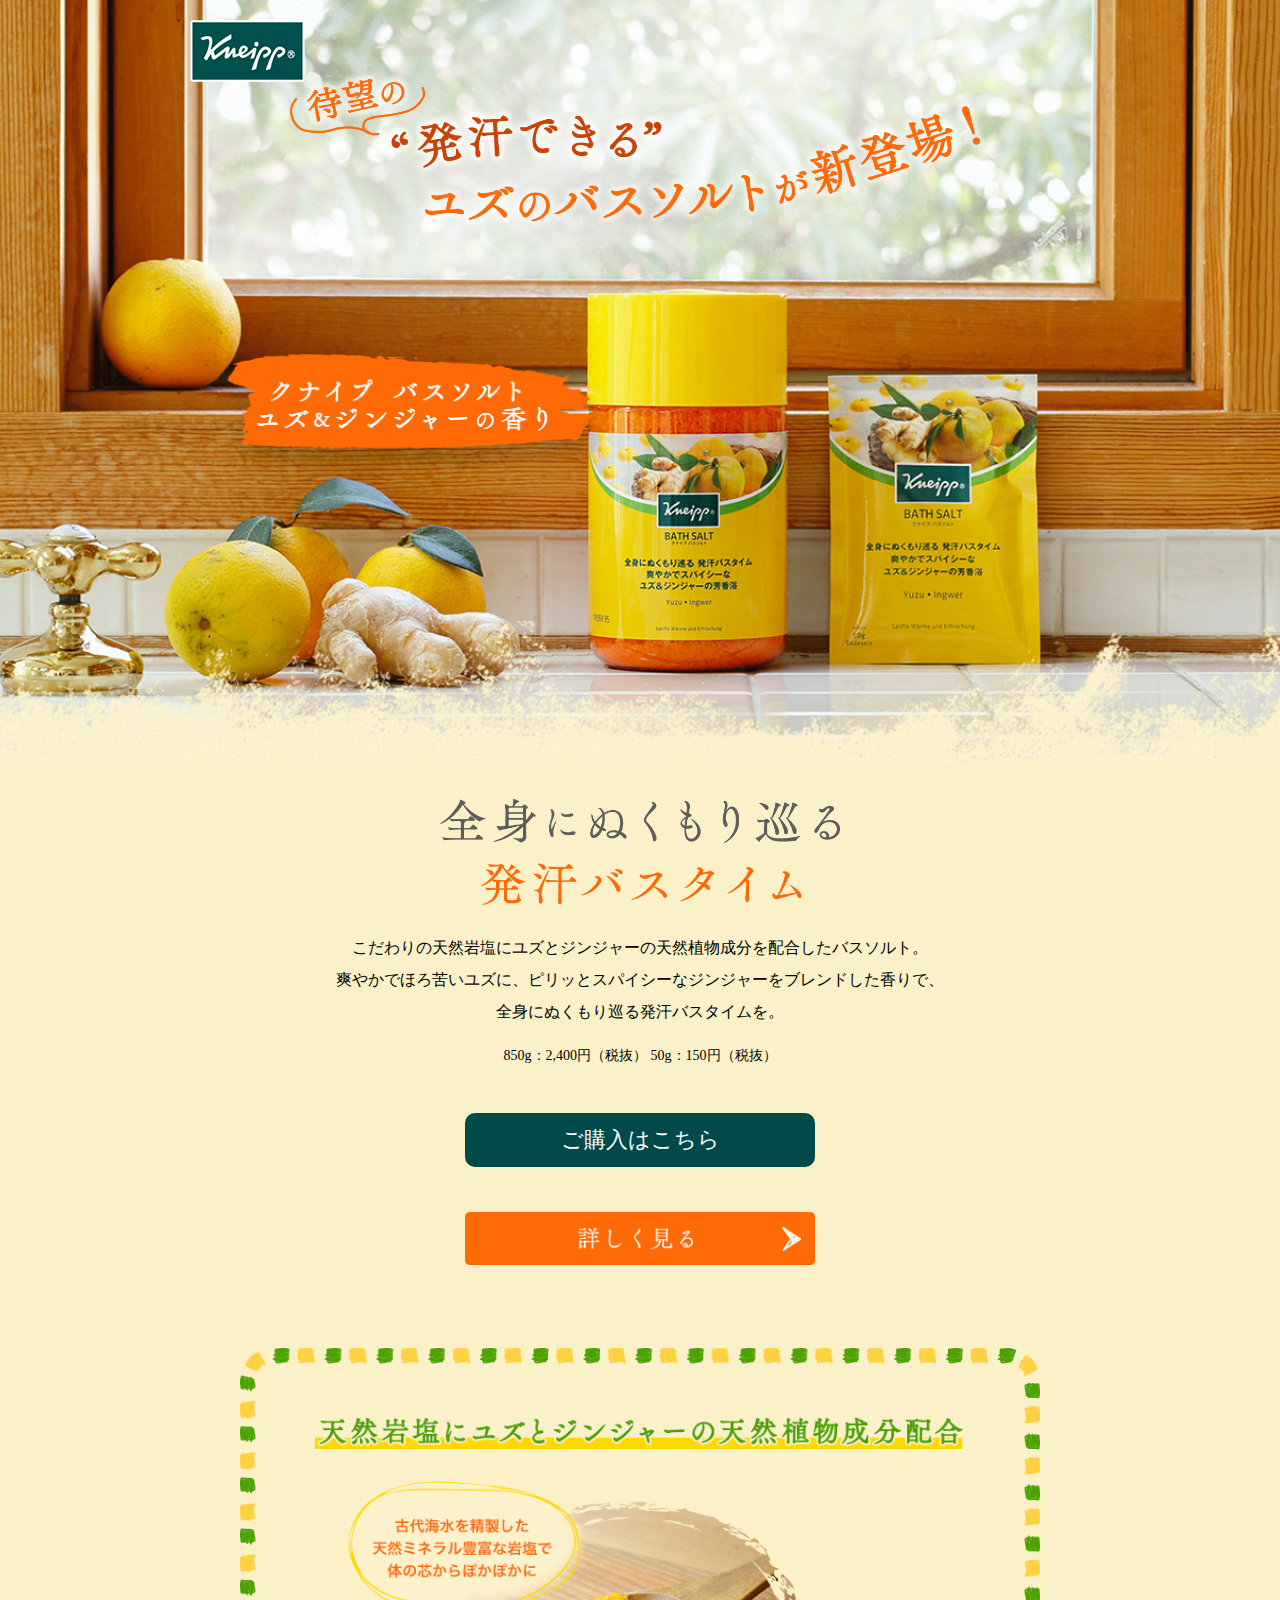
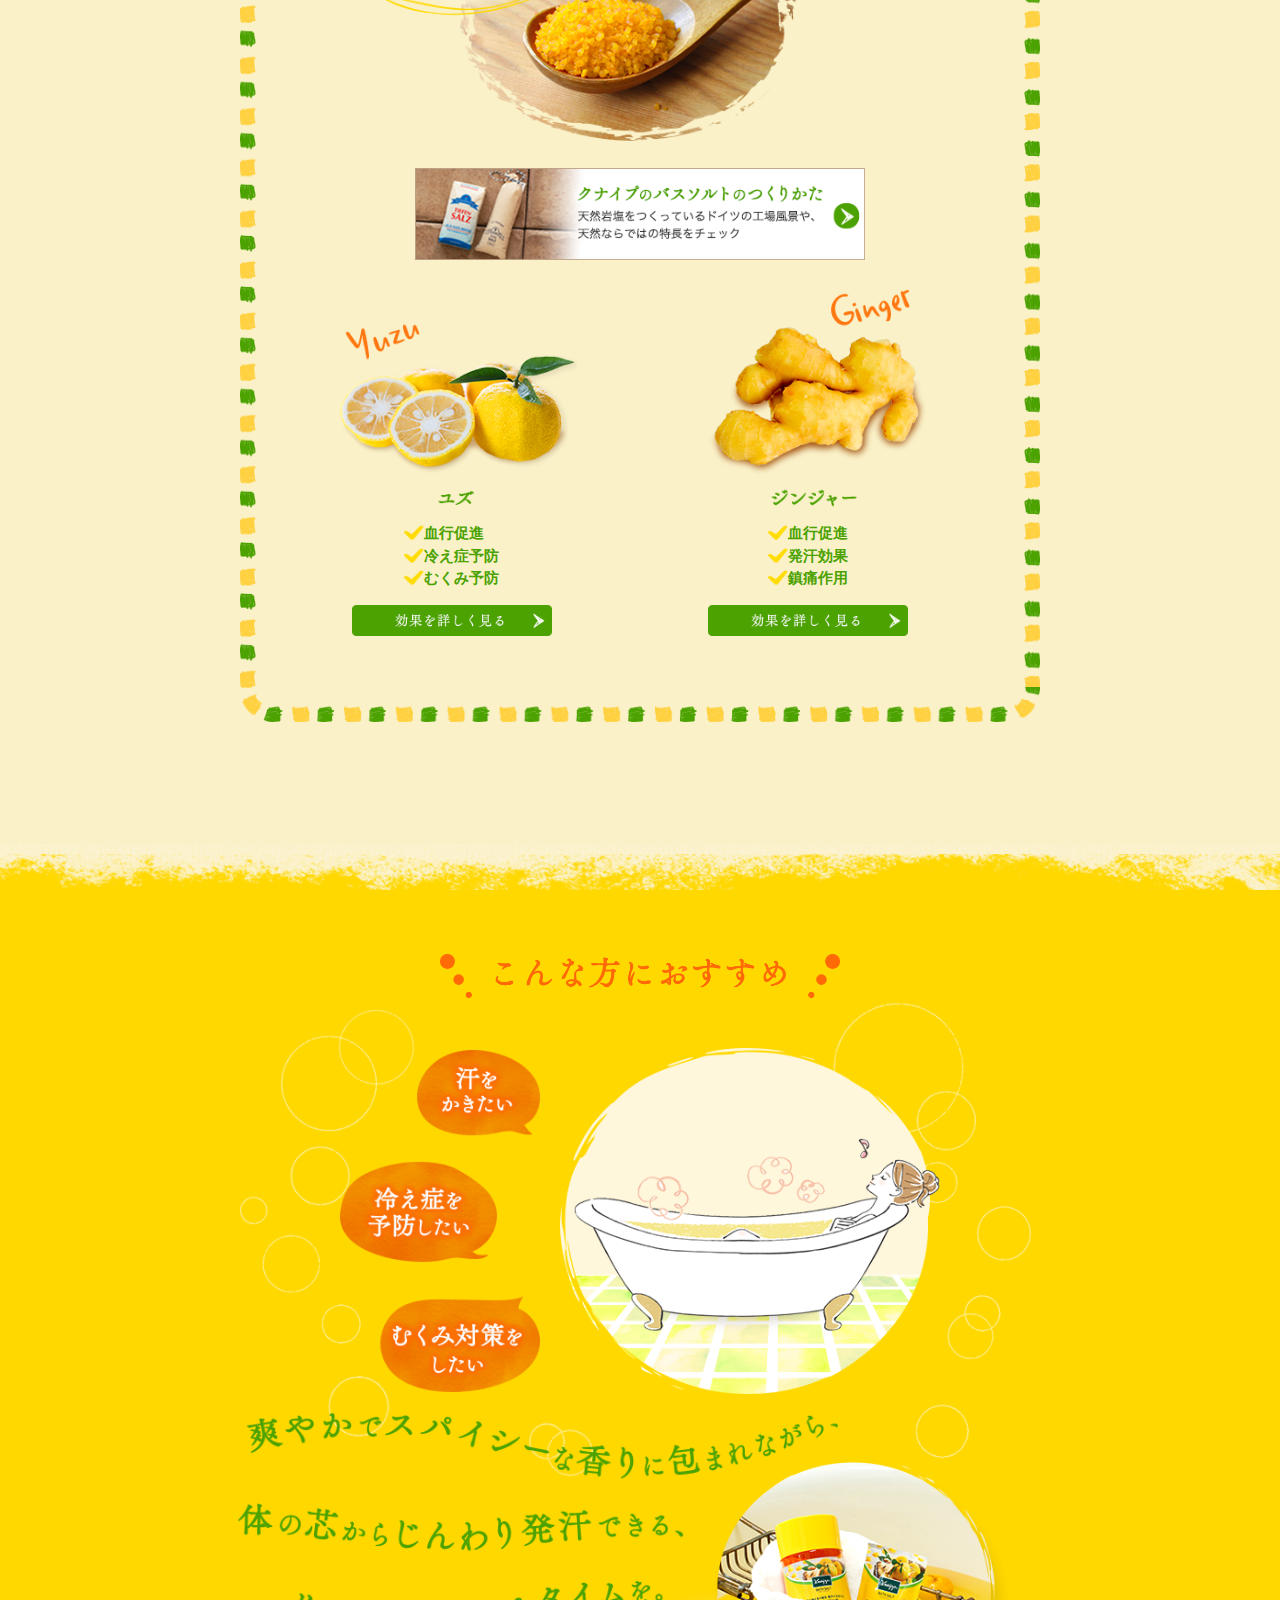
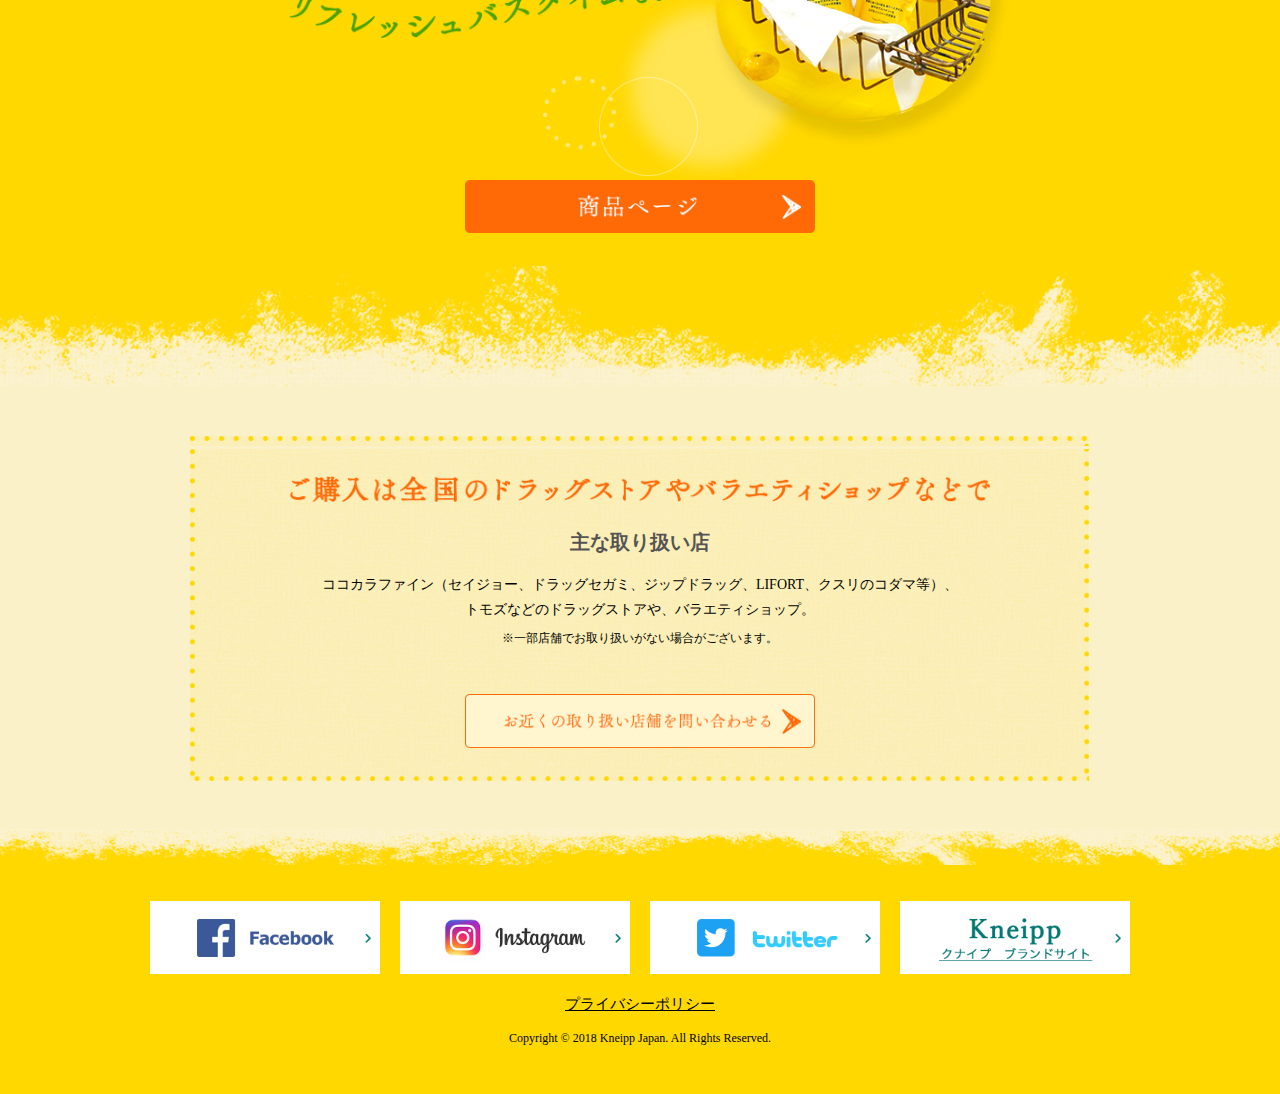
<file: index.html>
<!DOCTYPE html>
<html lang="ja">
<head>
    <meta charset="UTF-8">
    <meta name="viewport" content="width=device-width, initial-scale=1.0">
    <title>バスソルト紹介サイト 模写</title>
    
    <link rel="stylesheet" href="./assets/css/reset.css">
    <link rel="stylesheet" href="./assets/css/desktop.css" media="(min-width:826px)">
<!--                                ファビコン ここに画像名 -->
    <!-- <link rel="shortcut icon" href="icon.ico" type="image/x-icon"> -->
    <link rel="stylesheet" href="./assets/css/mobile.css" media="(max-width:825px)">

    <link href="https://fonts.googleapis.com/css2?family=Noto+Sans+JP&family=Noto+Serif+JP&display=swap" rel="stylesheet">
</head>
<body>

    <header class="flex-col vw ">
        <div class="headre-all">

            <div class="logo flex-r ">
                <a href="./company_site.html">
                    <img src="./assets/img/logo.png" alt="クナイプ 会社ロゴ" class="logo-img">
                </a>
            </div>

            <div class="header-text-item flex-col">
                
                <div class="header-text-new pc-flex-cen">
                    <img src="./assets/img/img1_pc.png" alt="待望の“発汗できる”ユズのバスソルトが新登場！" class="pc">

                    <img src="./assets/img/img1_sp.png" alt="待望の“発汗できる”ユズのバスソルトが新登場！" class="sp">
                </div>

                <div class="header-text-scent pc-flex-l">
                    <img src="./assets/img/img2.png" alt="クナイプ バスソルト ユズ＆ジンジャーの香り">
                </div>
            </div>
        </div>
    </header>

    <main class="main flex-col pc-flex-col">
        <section class="net-shop-all flex-col pc-flex-col">

            <img src="./assets/img/img3.png" alt="全身にぬくもり巡る発汗バスタイム" class="net-shop-text-img">

            <p class="net-shop-text">こだわりの天然岩塩にユズとジンジャーの<br class="sp">天然植物成分を配合したバスソルト。<br>
                爽やかでほろ苦いユズに、<br class="sp">ピリッとスパイシーなジンジャーをブレンドした香りで、<br>
                全身にぬくもり巡る発汗バスタイムを。</p>

            <p class="net-shop-price">850g：2,400円（税抜） 50g：150円（税抜）</p>

            <a href="./company_site.html" class="net-shop-button">ご購入はこちら</a>

            <a href="./company_site.html"><img src="./assets/img/net_shop_btn.png" alt="詳しく見る" class="net-shop-button-img"></a>
            
        </section>

        <section class="component flex-cen vw pc-flex-col">
            <div class="component-decoration flex-col">
                <div class="component-top flex-col pc-flex-col">
                    <div class="component-top-pc pc-flex-col">
                        <img src="./assets/img/img4_pc.png" alt="天然岩塩にユズとジンジャーの天然植物成分配合" class="component-top-pc-text-img">
                        <img src="./assets/img/img5_pc.png" alt="古代海水を精製した天然ミネラル豊富な岩塩で体の芯からぽかぽかに" class="component-top-pc-img">
                    </div>

                    <div class="component-top-sp flex-col">
                        <img src="./assets/img/img4_sp.png" alt="天然岩塩にユズとジンジャーの天然植物成分配合" class="component-top-sp-text-img">
                        <img src="./assets/img/img5_sp.png" alt="古代海水を精製した天然ミネラル豊富な岩塩で体の芯からぽかぽかに" class="component-top-sp-img">
                    </div>

                    <img src="./assets/img/tag.png" alt="クナイプのバスソルトのつくりかた 天然岩塩をつくっているドイツの工場風景や、天然ならではの特長をチェック" class="component-top-tag">
                </div>

                <div class="component-bottom flex-col">
                    <div class="citrus flex-cen pc-flex-col">
                        <img src="./assets/img/img6.png" alt="ユズ" class="citrus-img">

                        <div class="citrus-item flex-col pc-flex-col">
                            <ul class="citrus-text">
                                <li>血行促進</li>
                                <li>冷え症予防</li>
                                <li>むくみ予防</li>
                            </ul>
                            <a href="./company_site.html">
                                <img src="./assets/img/component_btn.png" alt="効果を詳しく見る" class="citrus-tag">
                            </a>
                        </div>
                    </div>
                    
                    <div class="citrus flex-cen pc-flex-col">
                        <img src="./assets/img/img7.png" alt="ジンジャー" class="citrus-img">
                        
                        <div class="citrus-item flex-col pc-flex-col">
                            <ul class="citrus-text flex-col">
                                <li>血行促進</li>
                                <li>発汗効果</li>
                                <li>鎮痛作用</li>
                            </ul>
                            <a href="./company_site.html">
                                <img src="./assets/img/component_btn.png" alt="効果を詳しく見る" class="citrus-tag">
                            </a>
                        </div>
                        
                    </div>
                </div>
            </div>
        </section>

        <section class="usage flex-col vw pc-flex-col">
            <div class="usage-decoration flex-col pc-flex-col">

                <img src="./assets/img/img9.png" alt="こんな方におすすめ" class="usage-top-text-img">

                <div class="bath flex-cen pc-flex-cen">
                    <img src="./assets/img/img11_pc.png" alt="汗をかきたい／冷え症を予防したい／むくみ対策をしたい" class="pc">

                    <img src="./assets/img/img11_sp.png" alt="汗をかきたい／冷え症を予防したい／むくみ対策をしたい" class="sp">

                    <img src="./assets/img/img10.png" alt="バスタイム" class="bath-time-img">

                </div>

                <div class="bath-item flex-col pc-flex-cen">
                    <img src="./assets/img/img13_pc.png" alt="爽やかでスパイシーな香りに包まれながら、体の芯からじんわり発汗できる、リフレッシュバスタイムを。" class="pc">

                    <img src="./assets/img/img12.png" alt="商品画像" class="goods-img">


                    <img src="./assets/img/img13_sp.png" alt="爽やかでスパイシーな香りに包まれながら、体の芯からじんわり発汗できる、リフレッシュバスタイムを。" class="sp">
                </div>

                <a href="./company_site.html">
                    <img src="./assets/img/usage_btn.png" alt="商品ページ" class="goods-button">
                </a>
            </div>
        </section>

        <section class="shop flex-col vw pc-flex-col">
            <div class="shop-all-item flex-col pc-flex-col">
                <img src="./assets/img/img15_pc.png" alt="ご購入は全国のドラッグストアやバラエティショップなどで" class="pc">
                
                <img src="./assets/img/img15_sp.png" alt="ご購入は全国のドラッグストアやバラエティショップなどで" class="sp">

                <h3 class="shop-title">主な取り扱い店</h3>
                
                <p class="shop-text">ココカラファイン（セイジョー、ドラッグセガミ、ジップドラッグ、LIFORT、クスリのコダマ等）、<br class="pc">
                    トモズなどのドラッグストアや、バラエティショップ。</p>
                
                <p class="shop-attention">※一部店舗でお取り扱いがない場合がございます。</p>

                <a href="./company_site.html">
                    <img src="./assets/img/shop_btn.png" alt="お近くの取扱い店舗を問い合わせる" class="shop-button">
                </a>
            </div>
        </section>
    </main>

    <footer class="footer flex-col"> 
        <div class="footer-decoration flex-col pc-flex-col">
            <div class="footer-all-item flex-col pc-flex-cen">

                <div class="footer-item flex-cen pc-flex-cen">
                    <a href="./company_site.html">
                        <img src="./assets/img/img17.png" alt="facebook" class="footer-tag">
                    </a>

                    <a href="./company_site.html">
                        <img src="./assets/img/img18.png" alt="Instagram" class="footer-tag">
                    </a>
                </div>

                <div class="footer-item flex-cen pc-flex-cen">
                    <a href="./company_site.html">
                        <img src="./assets/img/img19.png" alt="twitter" class="footer-tag">
                    </a>

                    <a href="./company_site.html">
                        <img src="./assets/img/img20.png" alt="クナイプ ブランドサイト" class="footer-tag">
                    </a>
                </div>

            </div>

            <a href="./company_site.html" class="footer-privacy">プライバシーポリシー</a>

            <p class="footer-copyright">Copyright © 2018 Kneipp Japan. All Rights Reserved.</p>
        </div>
    </footer>
    
</body>
</html>
</file>
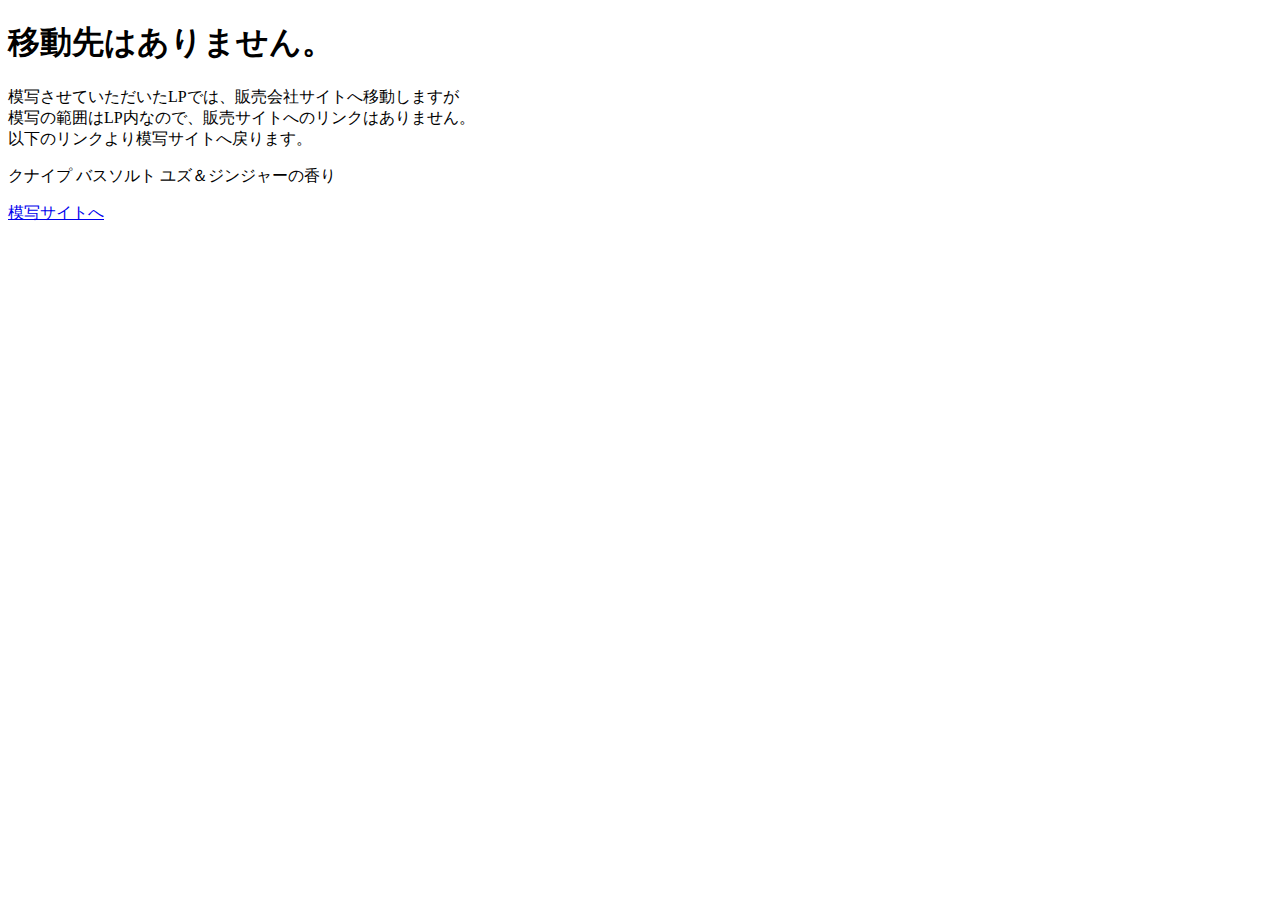
<file: company_site.html>
<!DOCTYPE html>
<html lang="ja">
<head>
    <meta charset="UTF-8">
    <meta name="viewport" content="width=device-width, initial-scale=1.0">
    <title>company site</title>
</head>
<body>
    <h1>移動先はありません。</h1>
    <p>模写させていただいたLPでは、販売会社サイトへ移動しますが<br>
    模写の範囲はLP内なので、販売サイトへのリンクはありません。<br>
以下のリンクより模写サイトへ戻ります。</p>

        <p>クナイプ バスソルト ユズ＆ジンジャーの香り</p>
    <a href="./index.html">模写サイトへ</a>
    
</body>
</html>
</file>
<file: assets/css/desktop.css>
.vw {
    width: 100vw;
}

.pc-flex-cen {
    display: flex;
    justify-content: center;
    align-items: center;
}

.pc-flex-l {
    display: flex;
    justify-content: flex-start;
    align-items: center;
}

.pc-flex-col {
    display: flex;
    justify-content: center;
    align-items: center;
    flex-direction: column;
}

.sp , .component-top-sp {
    display: none;
}



/* -----------------ここから---------------------- */

body {
    background-color: #FAF1C8;
    margin: 0 auto;
    /* min-width: 1200px; */
}



/* アイテムをブラウザサイズで変動させたくない場合はpx指定でoverflow: hidden;？ */
/* デスクトップ版はアイテムに対してemを使わないほうがいいかも */
/* -----------------header---------------------- */

header {
    background-image: url("../img/top_pc.jpg");
    background-repeat: no-repeat;
    background-position: center;
    background-size: 1700px;
    position: relative;
    min-height: 763px;
    padding-top: 0vh;
    overflow: hidden;
}
header::after {
    position: absolute;
    content: "";
    background-image: url("../img/top_bottom.png");
    background-repeat: no-repeat;
    background-position: bottom;
    /* px指定でウインドウサイズが変わっても背景画像が動かなくなった */
    background-size: 1700px;
    width: 100%;
    /* 高さ指定で下部固定になった */
    height: 132vh;
    bottom: -2vh;
    overflow: hidden;
}

.headre-all{
    /* widthをpx指定で背景画像が参考サイトと同じようになった */
    width: 900px;
    margin: 0 auto;
    overflow: hidden;

}

.logo-img {
    margin: 20px 0 0;
    /* position: relative;
    top: 0;
    left: 0; */
}

.header-text-new > .pc {
    width: 700px;
    position: relative;
    top: -1em;
}

.header-text-scent > img {
    width: 400px;
    padding-left: 20px;
    padding-top: 100px;

}




/* -----------------net-shop---------------------- */
.net-shop-all {
    width: 650px;
    /* background-color: rgba(25, 0, 255, 0.37); */
}

.net-shop-text-img {
    width: 400px;
    padding-top: 4vh;
}

.net-shop-text {
    width: 100%;
    padding-top: 3vh;
    text-align: center;
    line-height: 2em;
}

.net-shop-price {
    font-size: 14px;
    padding: 1.5em 0 2em;

}

.net-shop-button {
    text-decoration: none;
    color: #ffffff;
    font-size: 1.4rem;
    text-align: center;
    background-color: #004b4a;
    padding: .7em 0;
    width: 350px;
    border-radius: 10px;
    margin: 1em 1.5em 2em;
    position: relative;
    transition: all ease-in .5s;
}
.net-shop-button:hover {
    background-color: #376C63;
}

.net-shop-button-img {
    width: 350px;
    padding-bottom: 5em;
    transition: all ease-in .5s;
}





/* -----------------component---------------------- */
.component {
    width: 800px;
    /* background-color: darkcyan; */
    background-image: url("../img/dot_top_pc.png");
    background-repeat: no-repeat;
    background-size: 100%;
    position: relative;
}
.component::after {
    position: absolute;
    content: "";
    display: block;
    background-image: url("../img/download.png");
    background-repeat: no-repeat;
    background-size: 100%;
    width: 800px;
    height: 57px;
    /* vh指定で画像が動かなくなった */
    bottom: -90px;
}

.component-decoration {
    width: 800px;
    background-image: url("../img/dot1_pc.png");
    background-size: 100%;
    position: relative;
    /* vh指定で画像が動かなくなった */
    top: 35px;
}

.component-top-pc-text-img {
    width: 650px;
    padding-top: 2em;
}

.component-top-pc-img {
    width: 600px;
    padding-top: 2em;
}

.component-top-tag {
    width: 450px;
    padding-top: 1em;
}

/* colじゃなくて space-evenlyだった */
.component-bottom {
    display: flex;
    justify-content: space-evenly;
    align-items: center;
}

.citrus {
    padding: 20px 0 50px;
    margin-right: 20px;
}

.citrus-img {
    width: 250px;
    margin-bottom: 10px;
}

.citrus-tag{
    width: 200px;
}



.citrus-text {
    list-style: none;
    margin-bottom: 15px;
}

.citrus-text > li {
    color: #4BA200;
    font-weight: bold;
    font-size: 15px;
    line-height: 1.5em;
    background: url("../img/img6_check.png") left 0px top 3px no-repeat;;
    background-size: 1.3em;
    /* padding-leftでチェックアイテムが左に寄った */
    padding-left: 20px;
}



/* -----------------usage---------------------- */
.usage {
    margin-top: 200px;
    background-color: #FFD800;

    position: relative;
}
.usage::before {
    position: absolute;
    content: "";
    background-image: url("../img/img16_top.png");
    background-size: 1700px;
    width: 100vw;
    height: 5vh;
    top: -1vh;
    overflow: hidden;
}

.usage-decoration {
    width: 800px;
    background-image: url("../img/back_graound_pc.png");
    background-repeat: no-repeat;
    background-size: 100%;
    background-position: center;
    /* background-color: darkcyan; */
}

.usage-top-text-img {
    padding-top: 100px;
    width: 400px;
}

.bath {
    padding: 50px 0;
}

.bath > .pc {
    width: 200px;
    margin-right: 20px;
}

.bath-time-img {
    width: 380px;
}



.bath-item {
    padding-top: 50px;
}

.goods-img {
    width: 300px;
    position: relative;
    right: 5em;
    top: -2em;
}

.bath-item > .pc {
    width: 600px;
    position: relative;
    top: -7em;
    left: 3em;
}

.goods-button {
    width: 350px;
    padding-bottom: 150px;
}






/* -----------------shop---------------------- */
.shop {
    position: relative;

}
.shop::before {
    position: absolute;
    content: "";
    height: 120px;
    /* background-color: rgba(184, 135, 11, 0.39); */
    background-image: url("../img/top_bottom.png");
    background-repeat: no-repeat;
    background-position: top;
    background-size: 1500px;
    width: 100vw;
    top: -120px;
    overflow: hidden;
}

.shop-all-item {
    width: 900px;
    background-image: url("../img/back_graund2_pc.png");
    background-size: 100%;
    background-repeat: no-repeat;
    /* position指定で背景画像のborderがでてきた */
    background-position: center bottom;
    margin: 50px 0 ;
    /* padding-bottom: 1em; */
    position: relative;
}
.shop-all-item::before {
    position: absolute;
    content: "";
    background-image: url("../img/border_pc.png");
    background-repeat: no-repeat;
    background-size: 100%;
    width: 100%;
    height: 50px;
    top: 0px;
}

.shop-all-item > .pc {
    padding-top: 40px;
    width: 700px;
} 

.shop-title {
    font-size: 20px;
    color: #545454;
    font-weight: bold;
    padding: 30px 0 20px;
}

.shop-text {
    font-size: 14px;
    padding-bottom: 10px;
    line-height: 25px;
    text-align: center;
}

.shop-attention {
    font-size: 12px;
    padding-bottom: 50px;

}

.shop-button {
    width: 350px;
    padding-bottom: 30px;
}





/* -----------------footer---------------------- */
.footer {
    background-color: #ffd800;
    position: relative;
}
.footer::before {
    position: absolute;
    content: "";
    background-image: url("../img/img16.png");
    background-repeat: no-repeat;
    background-size: 100%;
    width: 100%;
    height: 4vh;
    top: -.2vh;
}

.footer-all-item {
    width: 800px;
    padding: 70px 0 0;
    /* background-color: darkmagenta; */
}

.footer-tag {
    width: 230px;
    padding: 0 10px;
}

.footer-privacy {
    font-size: 15px;
    color: #000000;
    padding: 20px;
}

.footer-copyright {
    font-size: 12px;
    padding-bottom: 50px;
}
</file>
<file: assets/css/mobile.css>
.vw {
    width: 100vw;
}

/* sp */
.flex-cen {
    display: flex;
    justify-content: center;
    align-items: center;
}

.flex-r {
    display: flex;
    justify-content: flex-end;
    align-items: center;
}

.flex-l {
    display: flex;
    justify-content: flex-start;
    align-items: center;
}

.flex-col {
    display: flex;
    justify-content: center;
    align-items: center;
    flex-direction: column;
}

.pc , .component-top-pc {
    display: none;
}



/* -----------------ここから---------------------- */

body {
    background-color: #FAF1C8;
}



/* -----------------header---------------------- */

header {
    background-image: url("../img/top_sp.jpg");
    background-repeat: no-repeat;
    background-size: 100vw;
    position: relative;
}
header::after {
    position: absolute;
    content: "";
    background-image: url("../img/top_bottom.png");
    background-repeat: no-repeat;
    background-position: cover;
    background-size: 80vh;
    width: 100%;
    height: 24vh;
    bottom: -18vh;
    /* background-color: rgba(165, 42, 42, 0.219); */

}

.headre-all {
    width: 95vw;
    /* headerではなく.header-allに指定したことでアイテムがレイアウト通りの配置になった */
    min-height: 124vw;
}

.logo-img {
    width: 18vw;
    margin-top: 10px;
}

.header-text-new > img {
    width: 80vw;
    position: relative;
    top: -3vh;
}

.header-text-scent > img {
    width: 75vw;
    /* %指定で親要素内に留まって縮小になった */
    margin-top: 65%;
} 




/* -----------------net shop---------------------- */
.net-shop-all {
    width: 90vw;
    margin-top: 40px;
}

.net-shop-text-img {
    width: 70vw;
    padding: 25px;
}

.net-shop-text {
    font-size: .7em;
    text-align: center;
    line-height: 1.8em;
    padding-bottom: 25px;
}

.net-shop-price {
    font-size: .2em;
    padding-bottom: 20px;
}

.net-shop-button {
    text-decoration: none;
    color: #ffffff;
    font-size: 1rem;
    text-align: center;
    background-color: #004b4a;
    padding: .9em 0;
    width: 75vw;
    border-radius: 10px;
    margin-bottom: 20px;
    position: relative;
}

.net-shop-button-img {
    width: 75vw;
    padding-bottom: 60px;
}





/* -----------------component---------------------- */
.component {
    width: 90vw;
    /* background-color: darkcyan; */
    background-image: url("../img/dot_to_sp.png");
    background-repeat: no-repeat;
    background-size: 100%;
    position: relative;
}
.component::after {
    position: absolute;
    content: "";
    display: block;
    background-image: url("../img/img8.png");
    background-repeat: no-repeat;
    background-size: 100%;
    width: 90vw;
    height: 5vh;
    /* vh指定で画像が動かなくなった */
    bottom: -7vh;
}

.component-decoration {
    width: 90vw;
    background-image: url("../img/dot_sp.png");
    background-size: 100%;
    position: relative;
    /* vh指定で画像が動かなくなった */
    top: 7vw;
}


.component-top-sp-text-img , .component-top-sp-img , .component-top-tag {
    width: 75vw;
    padding-top: .5em;
}

.component-top-sp-img {
    padding-top: 1em;
}

.citrus {
    padding: 1.5em 0em;
}

.citrus-img {
    width: 40vw;
    margin-right: 10px;
}

.citrus-tag{
    width: 35vw;
}



.citrus-text {
    list-style: none;
    margin-bottom: .4em;
}

.citrus-text > li {
    color: #4BA200;
    font-weight: bold;
    font-size: .8em;
    line-height: 1.5em;
    background: url("../img/img6_check.png") left 0px top 3px no-repeat;;
    background-size: 1.3em;
    /* padding-leftでチェックアイテムが左に寄った */
    padding-left: 20px;
}




/* -----------------usage---------------------- */
.usage {
    margin-top: 15vh;
    background-color: #FFD800;
    background-image: url("../img/back_graound_sp.png");
    background-repeat: no-repeat;
    background-size: 100%;
    position: relative;
}
.usage::before {
    position: absolute;
    content: "";
    background-image: url("../img/img16_top.png");
    width: 100%;
    height: 5vh;
    top: -1vh;
}

.usage-decoration {
    width: 90vw;
    /* background-color: darkcyan; */
}

.usage-top-text-img {
    padding-top: 7vh;
    width: 70vw;
}

.bath > .sp {
    width: 33vw;
    position: relative;
    z-index: 1;
    top: -1vh;
}

.bath-time-img {
    width: 62vw;
    padding-top: 7vh;
    position: relative;
    right: 2vw;
}

.goods-img {
    width: 50vw;
    position: relative;
    z-index: 1;
    left: -10vw;
    top: -5vh;
}

.bath-item > .sp {
    width: 80vw;
    position: relative;
    top: -5vh;
}

.goods-button {
    width: 75vw;
    position: relative;
    top: -2vh;
    padding-bottom: 5vh;
}




/* -----------------shop---------------------- */
.shop {
    position: relative;

}
.shop::before {
    position: absolute;
    content: "";
    width: 100%;
    height: 5vh;
    /* background-color: rgba(184, 135, 11, 0.39); */
    background-image: url("../img/top_bottom.png");
    background-repeat: no-repeat;
    background-size: 100%;
    top: -4vh;
}

.shop-all-item {
    width: 90vw;
    background-image: url("../img/back_graund2_sp.png");
    background-size: 100%;
    background-repeat: no-repeat;
    /* position指定で背景画像のborderがでてきた */
    background-position: center bottom;
    margin: 6vh 0 6vh;
    /* padding-bottom: 1em; */
    position: relative;
}
.shop-all-item::before {
    position: absolute;
    content: "";
    background-image: url("../img/border_sp.png");
    background-repeat: no-repeat;
    background-size: 100%;
    width: 100%;
    height: 5vh;
    top: 0vh;
}

.shop-all-item > .sp {
    padding-top: 4vh;
    width: 65vw;
} 

.shop-title {
    font-size: .8em;
    padding-top: 3vh;
}

.shop-text {
    font-size: .3em;
    margin: 3vh 3vh 2vh;
    line-height: 2.5vh;
}

.shop-attention {
    font-size: .3em;
    padding-bottom: 2.5vh;

}

.shop-button {
    width: 70vw;
    padding-bottom: 2.5vh;
}




/* -----------------footer---------------------- */
.footer {
    background-color: #ffd800;
    position: relative;
}
.footer::before {
    position: absolute;
    content: "";
    background-image: url("../img/img16.png");
    background-repeat: no-repeat;
    background-size: 100%;
    width: 100%;
    height: 4vh;
    top: -.2vh;
}

.footer-all-item {
    width: 85vw;
    padding: 5vh 0 2.5vh;
    /* background-color: darkmagenta; */
}

.footer-tag {
    width: 40vw;
    padding: .2em .4em;
}

.footer-privacy {
    font-size: .7em;
    color: #000000;
    padding-bottom: 3vh;
}

.footer-copyright {
    font-size: 0.5em;
    padding-bottom: 6vh;
}
</file>
